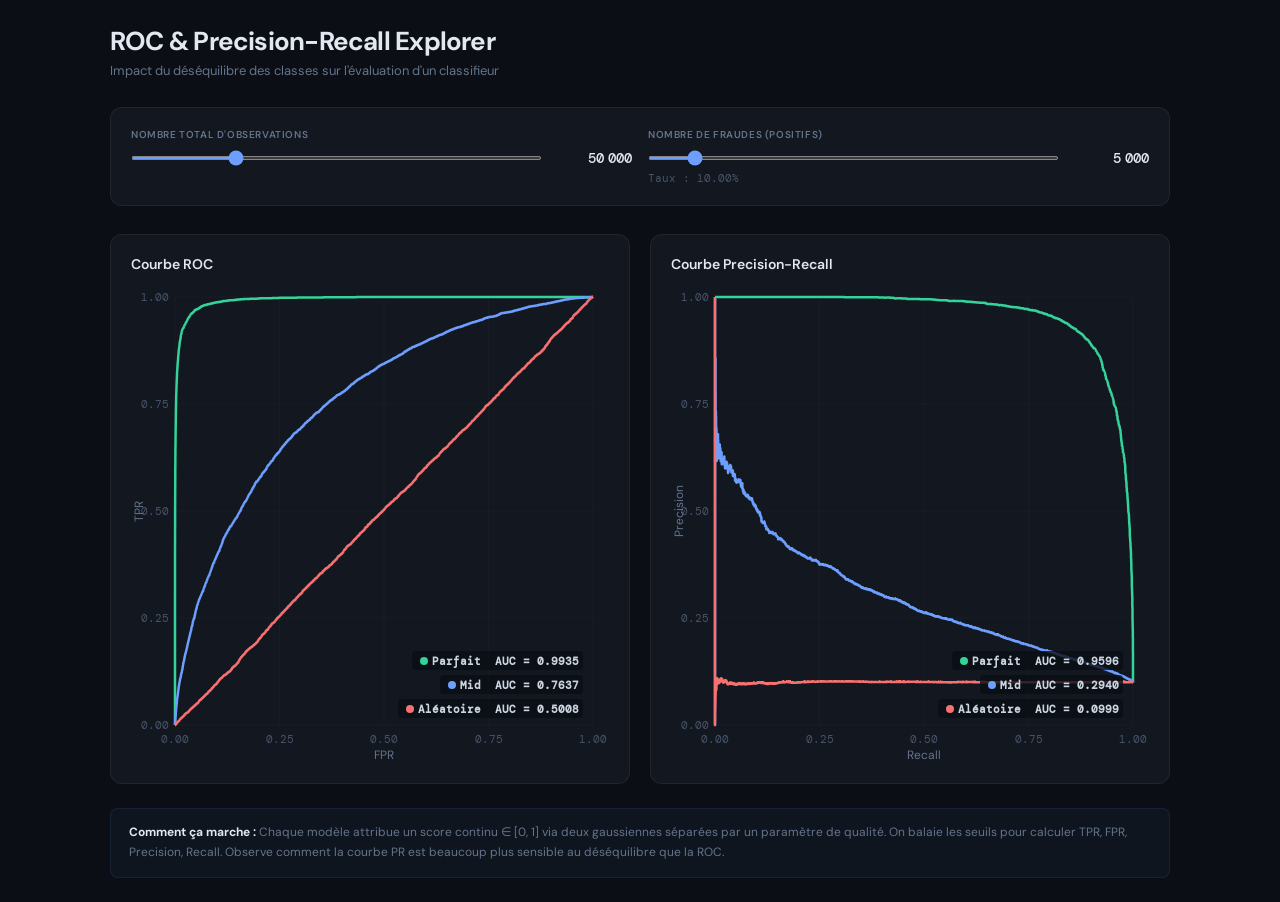
<file: roc-pr/index.html>
<!DOCTYPE html>
<html lang="fr">
<head>
<meta charset="UTF-8">
<meta name="viewport" content="width=device-width, initial-scale=1.0">
<title>ROC & PR Explorer</title>
<style>
  @import url('https://fonts.googleapis.com/css2?family=DM+Sans:opsz,wght@9..40,400;9..40,500;9..40,600;9..40,700&family=DM+Mono:wght@400;500&display=swap');

  * { margin: 0; padding: 0; box-sizing: border-box; }

  :root {
    --bg: #0b0e14;
    --surface: #131720;
    --border: rgba(255,255,255,0.06);
    --text: #e2e8f0;
    --text-dim: #64748b;
    --text-muted: #475569;
    --accent: #6d9fff;
  }

  body {
    background: var(--bg);
    color: var(--text);
    font-family: 'DM Sans', system-ui, sans-serif;
    min-height: 100vh;
    padding: 24px 20px;
  }

  .container { max-width: 1060px; margin: 0 auto; }

  header { margin-bottom: 28px; }
  header h1 { font-size: 26px; font-weight: 700; letter-spacing: -0.03em; }
  header p { font-size: 13px; color: var(--text-dim); margin-top: 4px; }

  .controls {
    display: grid;
    grid-template-columns: 1fr 1fr;
    gap: 16px;
    padding: 20px;
    background: var(--surface);
    border: 1px solid var(--border);
    border-radius: 12px;
    margin-bottom: 28px;
  }
  @media (max-width: 600px) { .controls { grid-template-columns: 1fr; } }

  .control-group label {
    display: block; font-size: 10px; font-weight: 600;
    text-transform: uppercase; letter-spacing: 0.06em;
    color: var(--text-dim); margin-bottom: 8px;
  }
  .value-row { display: flex; align-items: center; gap: 10px; }
  .value-row input[type="range"] { flex: 1; accent-color: var(--accent); height: 4px; }
  .value-display {
    font-family: 'DM Mono', monospace; font-size: 14px; font-weight: 500;
    color: var(--text); min-width: 80px; text-align: right;
  }
  .sub-info {
    font-family: 'DM Mono', monospace; font-size: 11px;
    color: var(--text-muted); margin-top: 4px;
  }

  .charts {
    display: grid; grid-template-columns: 1fr 1fr; gap: 20px; margin-bottom: 24px;
  }
  @media (max-width: 700px) { .charts { grid-template-columns: 1fr; } }

  .chart-card {
    background: var(--surface); border: 1px solid var(--border);
    border-radius: 12px; padding: 20px;
  }
  .chart-card h2 { font-size: 14px; font-weight: 600; margin-bottom: 12px; }
  .chart-wrapper { position: relative; width: 100%; aspect-ratio: 1; }
  .chart-wrapper canvas { position: absolute; top: 0; left: 0; width: 100%; height: 100%; }

  .note {
    margin-top: 20px; padding: 14px 18px; border-radius: 8px;
    background: rgba(109,159,255,0.05); border: 1px solid rgba(109,159,255,0.1);
    font-size: 12px; line-height: 1.65; color: var(--text-dim);
  }
  .note strong { color: var(--text); }
</style>
</head>
<body>
<div class="container">
  <header>
    <h1>ROC &amp; Precision-Recall Explorer</h1>
    <p>Impact du déséquilibre des classes sur l'évaluation d'un classifieur</p>
  </header>

  <div class="controls">
    <div class="control-group">
      <label>Nombre total d'observations</label>
      <div class="value-row">
        <input type="range" id="sliderN" min="1000" max="200000" step="1000" value="50000">
        <span class="value-display" id="valN">50 000</span>
      </div>
    </div>
    <div class="control-group">
      <label>Nombre de fraudes (positifs)</label>
      <div class="value-row">
        <input type="range" id="sliderFrauds" min="50" max="100000" step="50" value="5000">
        <span class="value-display" id="valFrauds">5 000</span>
      </div>
      <div class="sub-info" id="fraudRate">Taux : 10.00%</div>
    </div>
  </div>

  <div class="charts">
    <div class="chart-card">
      <h2>Courbe ROC</h2>
      <div class="chart-wrapper"><canvas id="canvasROC"></canvas></div>
    </div>
    <div class="chart-card">
      <h2>Courbe Precision-Recall</h2>
      <div class="chart-wrapper"><canvas id="canvasPR"></canvas></div>
    </div>
  </div>

  <div class="note">
    <strong>Comment ça marche :</strong>
    Chaque modèle attribue un score continu ∈ [0, 1] via deux gaussiennes séparées par un paramètre de qualité.
    On balaie les seuils pour calculer TPR, FPR, Precision, Recall.
    Observe comment la courbe PR est beaucoup plus sensible au déséquilibre que la ROC.
  </div>
</div>

<script>
// ── Utils ──────────────────────────────────────────

function fmt(n) { return n.toLocaleString('fr-FR'); }

function randn() {
  let u = 0, v = 0;
  while (u === 0) u = Math.random();
  while (v === 0) v = Math.random();
  return Math.sqrt(-2 * Math.log(u)) * Math.cos(2 * Math.PI * v);
}

function sigmoid(x) { return 1 / (1 + Math.exp(-x)); }

// ── Scores ─────────────────────────────────────────

function generateScores(nPos, nNeg, separation) {
  const n = nPos + nNeg;
  const s = new Float64Array(n);
  for (let i = 0; i < nPos; i++) s[i] = sigmoid(randn() + separation);
  for (let i = nPos; i < n; i++) s[i] = sigmoid(randn());
  return s;
}

// ── Curves ─────────────────────────────────────────

function computeROC(nPos, nNeg, scores) {
  const n = nPos + nNeg;
  const idx = new Uint32Array(n);
  for (let i = 0; i < n; i++) idx[i] = i;
  idx.sort((a, b) => scores[b] - scores[a]);
  const fpr = [0], tpr = [0];
  let tp = 0, fp = 0;
  for (let k = 0; k < n; k++) {
    if (idx[k] < nPos) tp++; else fp++;
    if (k === n - 1 || scores[idx[k]] !== scores[idx[k + 1]]) {
      fpr.push(fp / nNeg);
      tpr.push(tp / nPos);
    }
  }
  return { fpr, tpr };
}

function computePR(nPos, nNeg, scores) {
  const n = nPos + nNeg;
  const idx = new Uint32Array(n);
  for (let i = 0; i < n; i++) idx[i] = i;
  idx.sort((a, b) => scores[b] - scores[a]);
  const recall = [0], precision = [1];
  let tp = 0, fp = 0;
  for (let k = 0; k < n; k++) {
    if (idx[k] < nPos) tp++; else fp++;
    if (k === n - 1 || scores[idx[k]] !== scores[idx[k + 1]]) {
      recall.push(tp / nPos);
      precision.push(tp / (tp + fp));
    }
  }
  return { recall, precision };
}

function trapAUC(xs, ys) {
  let a = 0;
  for (let i = 1; i < xs.length; i++) a += (xs[i] - xs[i - 1]) * (ys[i] + ys[i - 1]) / 2;
  return Math.max(0, Math.min(1, a));
}

// ── Models ─────────────────────────────────────────

const MODELS = [
  { name: 'Parfait',   sep: 3.5, color: '#34d399' },
  { name: 'Mid',       sep: 1.0, color: '#6d9fff' },
  { name: 'Aléatoire', sep: 0.0, color: '#f87171' },
];

// ── Drawing ────────────────────────────────────────

function drawChart(canvas, curves, xLabel, yLabel, guideLine) {
  const dpr = window.devicePixelRatio || 1;
  const rect = canvas.getBoundingClientRect();
  canvas.width = rect.width * dpr;
  canvas.height = rect.height * dpr;
  const ctx = canvas.getContext('2d');
  ctx.scale(dpr, dpr);

  const W = rect.width, H = rect.height;
  const pad = { top: 12, right: 16, bottom: 38, left: 44 };
  const cw = W - pad.left - pad.right;
  const ch = H - pad.top - pad.bottom;
  const toX = v => pad.left + v * cw;
  const toY = v => pad.top + (1 - v) * ch;

  ctx.clearRect(0, 0, W, H);

  // Grid
  ctx.strokeStyle = 'rgba(255,255,255,0.05)';
  ctx.lineWidth = 0.5;
  for (let v = 0; v <= 1; v += 0.25) {
    ctx.beginPath(); ctx.moveTo(toX(0), toY(v)); ctx.lineTo(toX(1), toY(v)); ctx.stroke();
    ctx.beginPath(); ctx.moveTo(toX(v), toY(0)); ctx.lineTo(toX(v), toY(1)); ctx.stroke();
  }

  // Tick labels
  ctx.fillStyle = '#475569';
  ctx.font = "11px 'DM Mono', monospace";
  ctx.textAlign = 'right';
  for (let v = 0; v <= 1; v += 0.25) ctx.fillText(v.toFixed(2), pad.left - 6, toY(v) + 4);
  ctx.textAlign = 'center';
  for (let v = 0; v <= 1; v += 0.25) ctx.fillText(v.toFixed(2), toX(v), H - pad.bottom + 18);

  // Axis labels
  ctx.fillStyle = '#64748b';
  ctx.font = "12px 'DM Sans', sans-serif";
  ctx.textAlign = 'center';
  ctx.fillText(xLabel, pad.left + cw / 2, H - 4);
  ctx.save();
  ctx.translate(12, pad.top + ch / 2);
  ctx.rotate(-Math.PI / 2);
  ctx.fillText(yLabel, 0, 0);
  ctx.restore();

  // Guide line
  if (guideLine != null) {
    ctx.setLineDash([5, 4]);
    ctx.strokeStyle = 'rgba(255,255,255,0.12)';
    ctx.lineWidth = 1;
    ctx.beginPath();
    if (guideLine === 'diagonal') {
      ctx.moveTo(toX(0), toY(0)); ctx.lineTo(toX(1), toY(1));
    } else {
      ctx.moveTo(toX(0), toY(guideLine)); ctx.lineTo(toX(1), toY(guideLine));
    }
    ctx.stroke();
    ctx.setLineDash([]);
  }

  // Draw curves
  for (const { xs, ys, color } of curves) {
    ctx.strokeStyle = color;
    ctx.lineWidth = 2.5;
    ctx.lineJoin = 'round';
    ctx.beginPath();
    ctx.moveTo(toX(xs[0]), toY(ys[0]));
    for (let i = 1; i < xs.length; i++) ctx.lineTo(toX(xs[i]), toY(ys[i]));
    ctx.stroke();
  }

  // AUC legend — inside chart, bottom-right corner
  const numCurves = curves.length;
  const lineH = 24;
  const blockH = numCurves * lineH;
  let ly = pad.top + ch - blockH + 10;
  const rx = pad.left + cw - 10;

  for (const { name, color, auc } of curves) {
    const label = `${name}  AUC = ${auc.toFixed(4)}`;
    ctx.font = "600 11px 'DM Mono', monospace";
    const tw = ctx.measureText(label).width;

    // Pill background
    ctx.fillStyle = 'rgba(11,14,20,0.8)';
    ctx.beginPath();
    ctx.roundRect(rx - tw - 24, ly - 12, tw + 24, 19, 4);
    ctx.fill();

    // Dot
    ctx.fillStyle = color;
    ctx.beginPath();
    ctx.arc(rx - tw - 12, ly - 2, 4, 0, Math.PI * 2);
    ctx.fill();

    // Text
    ctx.fillStyle = '#cbd5e1';
    ctx.textAlign = 'left';
    ctx.fillText(label, rx - tw - 4, ly + 2);

    ly += lineH;
  }
}

// ── Reactivity ─────────────────────────────────────

const sliderN = document.getElementById('sliderN');
const sliderFrauds = document.getElementById('sliderFrauds');
const valN = document.getElementById('valN');
const valFrauds = document.getElementById('valFrauds');
const fraudRateEl = document.getElementById('fraudRate');

let rafId = null;

function update() {
  const N = parseInt(sliderN.value);
  const nPos = Math.min(parseInt(sliderFrauds.value), N - 1);
  sliderFrauds.max = N - 1;
  sliderFrauds.value = nPos;
  const nNeg = N - nPos;
  const posRate = nPos / N;

  valN.textContent = fmt(N);
  valFrauds.textContent = fmt(nPos);
  fraudRateEl.textContent = `Taux : ${(posRate * 100).toFixed(2)}%`;

  const rocCurves = [];
  const prCurves = [];

  for (const m of MODELS) {
    const scores = generateScores(nPos, nNeg, m.sep);

    const roc = computeROC(nPos, nNeg, scores);
    rocCurves.push({ xs: roc.fpr, ys: roc.tpr, color: m.color, name: m.name, auc: trapAUC(roc.fpr, roc.tpr) });

    const pr = computePR(nPos, nNeg, scores);
    prCurves.push({ xs: pr.recall, ys: pr.precision, color: m.color, name: m.name, auc: trapAUC(pr.recall, pr.precision) });
  }

  drawChart(document.getElementById('canvasROC'), rocCurves, 'FPR', 'TPR', 'diagonal');
  drawChart(document.getElementById('canvasPR'), prCurves, 'Recall', 'Precision', posRate);
}

function scheduleUpdate() {
  if (rafId) cancelAnimationFrame(rafId);
  rafId = requestAnimationFrame(update);
}

sliderN.addEventListener('input', scheduleUpdate);
sliderFrauds.addEventListener('input', scheduleUpdate);
window.addEventListener('resize', scheduleUpdate);
window.addEventListener('load', () => setTimeout(update, 150));
</script>
</body>
</html>
</file>
